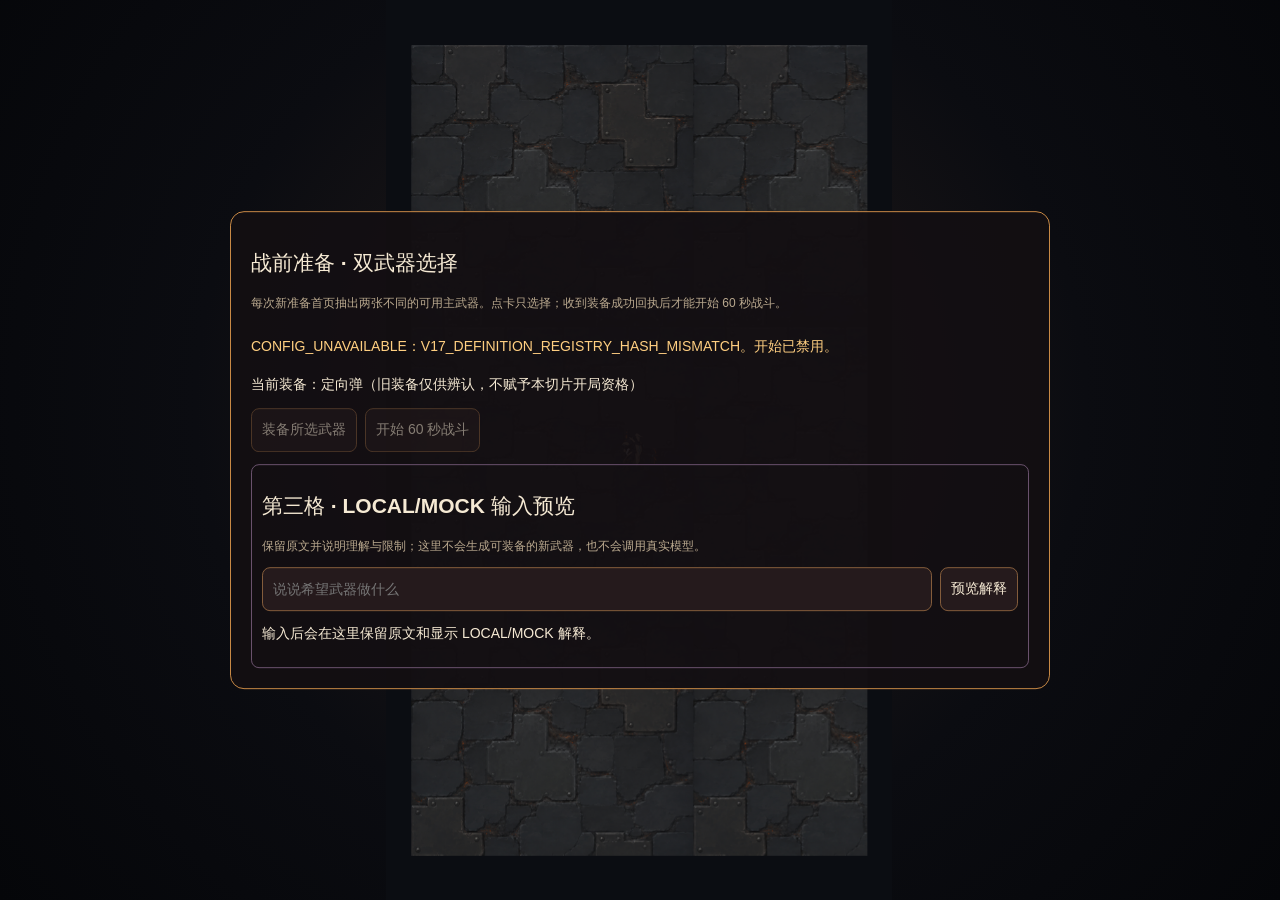
<file: index.html>
<!doctype html>
<html lang="zh-CN">
  <head>
    <meta charset="UTF-8" />
    <meta name="viewport" content="width=device-width, initial-scale=1.0, viewport-fit=cover" />
    <title>恶魔锻造炉</title>
    <style>
      html,body { margin:0; background:#0b0d12; color:#ffcf81; }
      #boot-notice { position:fixed; inset:0; z-index:100; display:grid; place-content:center; gap:16px; text-align:center; background:#0b0d12; font:16px sans-serif; }
      #boot-notice[hidden] { display:none; }
      #boot-notice button { padding:12px; font:inherit; cursor:pointer; }
    </style>
    <script type="module" crossorigin src="./assets/index.js"></script>
    <link rel="stylesheet" crossorigin href="./assets/index.css">
  </head>
  <body>
    <main id="app-shell" aria-label="恶魔锻造炉">
      <div id="game-root"></div>
      <section id="boot-notice" role="status" aria-live="polite">
        <strong>恶魔锻造炉</strong>
        <span>正在下载启动程序，首次打开可能稍慢…</span>
        <button type="button" onclick="location.reload()">重新加载</button>
      </section>
      <noscript>请启用 JavaScript 后重新打开游戏。</noscript>
    </main>
  </body>
</html>
</file>
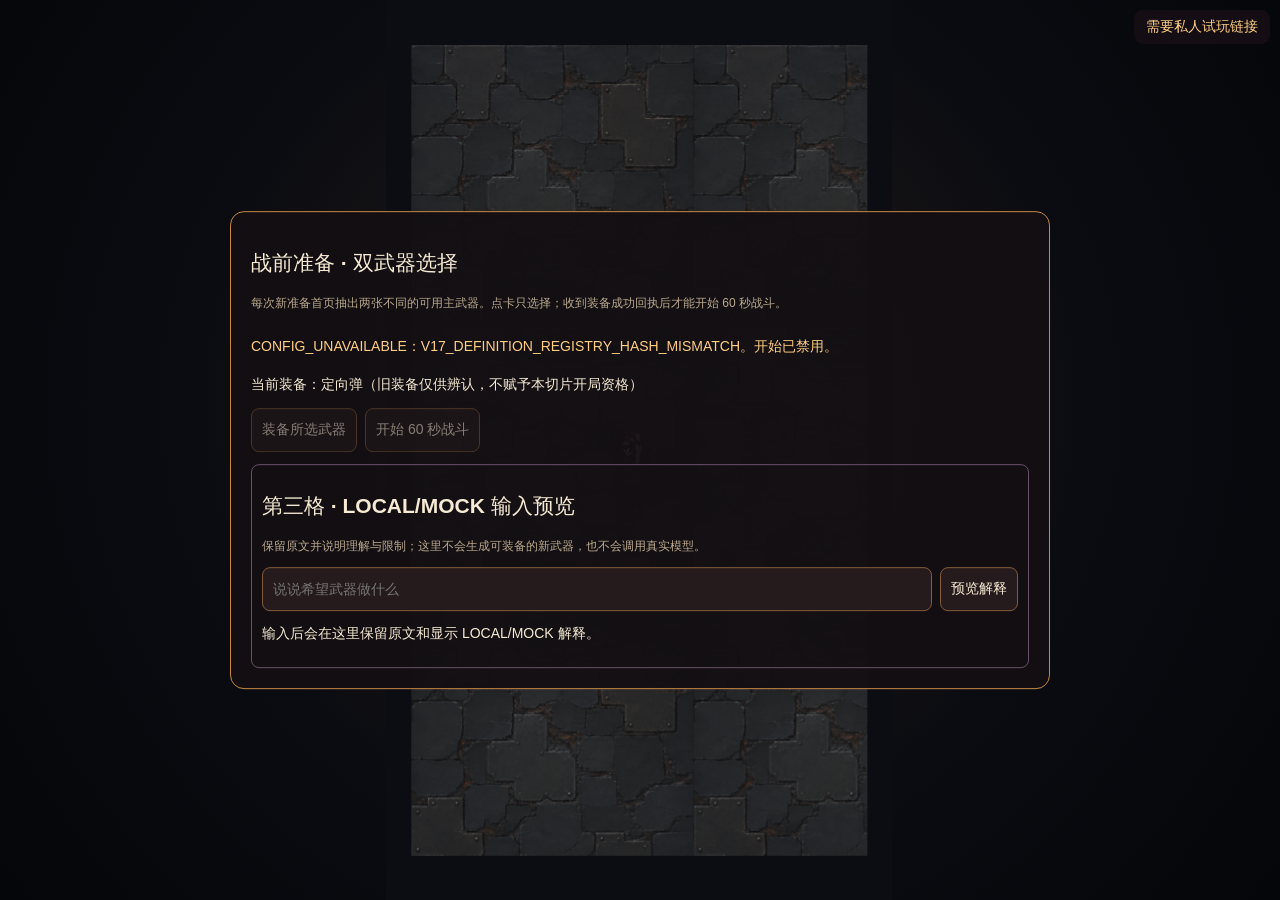
<file: live-w01-20261015/index.html>
<!doctype html>
<html lang="zh-CN">
  <head>
    <meta charset="UTF-8" />
    <meta name="viewport" content="width=device-width, initial-scale=1.0, viewport-fit=cover" />
    <title>恶魔锻造炉</title>
    <style>
      html,body { margin:0; background:#0b0d12; color:#ffcf81; }
      #boot-notice { position:fixed; inset:0; z-index:100; display:grid; place-content:center; gap:16px; text-align:center; background:#0b0d12; font:16px sans-serif; }
      #boot-notice[hidden] { display:none; }
      #boot-notice button { padding:12px; font:inherit; cursor:pointer; }
    </style>
    <script type="module" crossorigin src="./assets/index-CKh3M7yL.js"></script>
    <link rel="stylesheet" crossorigin href="./assets/index-CP-Qu5Fx.css">
  </head>
  <body>
    <main id="app-shell" aria-label="恶魔锻造炉">
      <div id="game-root"></div>
      <section id="boot-notice" role="status" aria-live="polite">
        <strong>恶魔锻造炉</strong>
        <span>正在下载启动程序，首次打开可能稍慢…</span>
        <button type="button" onclick="location.reload()">重新加载</button>
      </section>
      <noscript>请启用 JavaScript 后重新打开游戏。</noscript>
    </main>
  <aside id="play-budget" style="position:fixed;z-index:90;right:10px;top:max(10px,env(safe-area-inset-top));padding:8px 12px;border-radius:9px;background:#171015e8;color:#ffcf81;font:14px sans-serif" role="status">正在读取试玩次数…</aside>
<script type="module">
const badge = document.getElementById('play-budget');
const token = new URLSearchParams(location.hash.slice(1)).get('play');
if (!token || !/^[a-f0-9]{64}$/.test(token)) badge.textContent = '需要私人试玩链接';
else {
  const config = await fetch('./runtime-config.json', {cache:'no-store'}).then(r => r.json()).catch(() => null);
  async function refresh() {
    if (!config?.apiBase) { badge.textContent = '试玩入口暂不可用'; return; }
    try {
      const r = await fetch(new URL('/status', config.apiBase), {cache:'no-store',credentials:'omit',
        headers:{authorization:'Bearer ' + token}});
      const s = await r.json();
      badge.textContent = r.ok
        ? (s.stopped ? '试玩暂时停止' : '剩余 ' + s.remainingCalls + ' 次愿望生成')
        : '私人试玩链接不可用';
    } catch { badge.textContent = '连接暂不可用'; }
  }
  await refresh();
  document.addEventListener('visibilitychange', () => { if (!document.hidden) void refresh(); });
  document.addEventListener('click', event => {
    if (event.target?.closest?.('[data-testid="wish-submit"]'))
      setTimeout(() => { void refresh(); }, 28000);
  });
}
</script>
  </body>
</html>
</file>
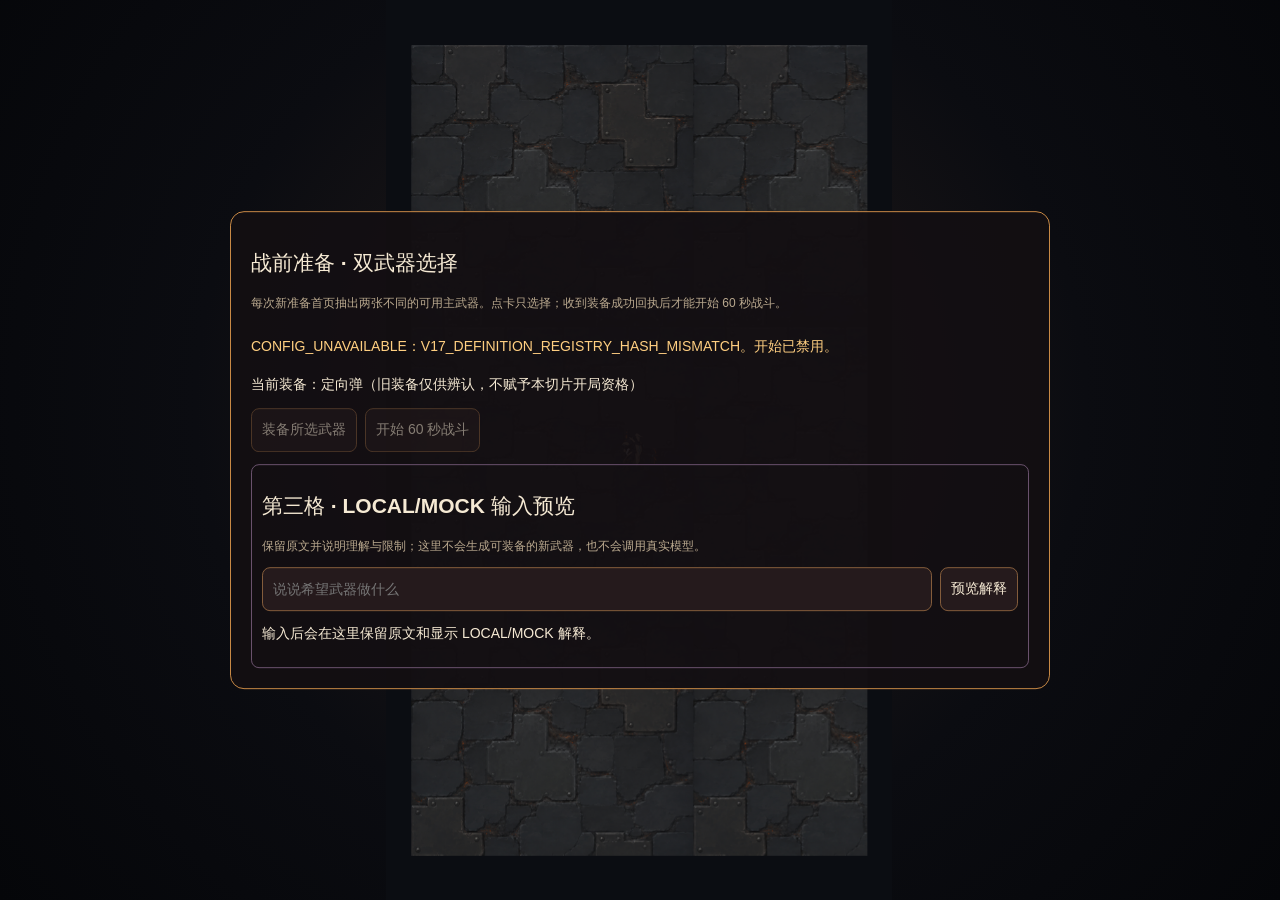
<file: live-w02-w03-20261015/index.html>
<!doctype html>
<html lang="zh-CN">
  <head>
    <meta charset="UTF-8" />
    <meta name="viewport" content="width=device-width, initial-scale=1.0, viewport-fit=cover" />
    <title>恶魔锻造炉</title>
    <style>
      html,body { margin:0; background:#0b0d12; color:#ffcf81; }
      #boot-notice { position:fixed; inset:0; z-index:100; display:grid; place-content:center; gap:16px; text-align:center; background:#0b0d12; font:16px sans-serif; }
      #boot-notice[hidden] { display:none; }
      #boot-notice button { padding:12px; font:inherit; cursor:pointer; }
    </style>
    <script type="module" crossorigin src="./assets/index-wHEUWoat.js"></script>
    <link rel="stylesheet" crossorigin href="./assets/index-CP-Qu5Fx.css">
  </head>
  <body>
    <main id="app-shell" aria-label="恶魔锻造炉">
      <div id="game-root"></div>
      <section id="boot-notice" role="status" aria-live="polite">
        <strong>恶魔锻造炉</strong>
        <span>正在下载启动程序，首次打开可能稍慢…</span>
        <button type="button" onclick="location.reload()">重新加载</button>
      </section>
      <noscript>请启用 JavaScript 后重新打开游戏。</noscript>
    </main>
    <script defer src="./status-card.js"></script>
  </body>
</html>
</file>
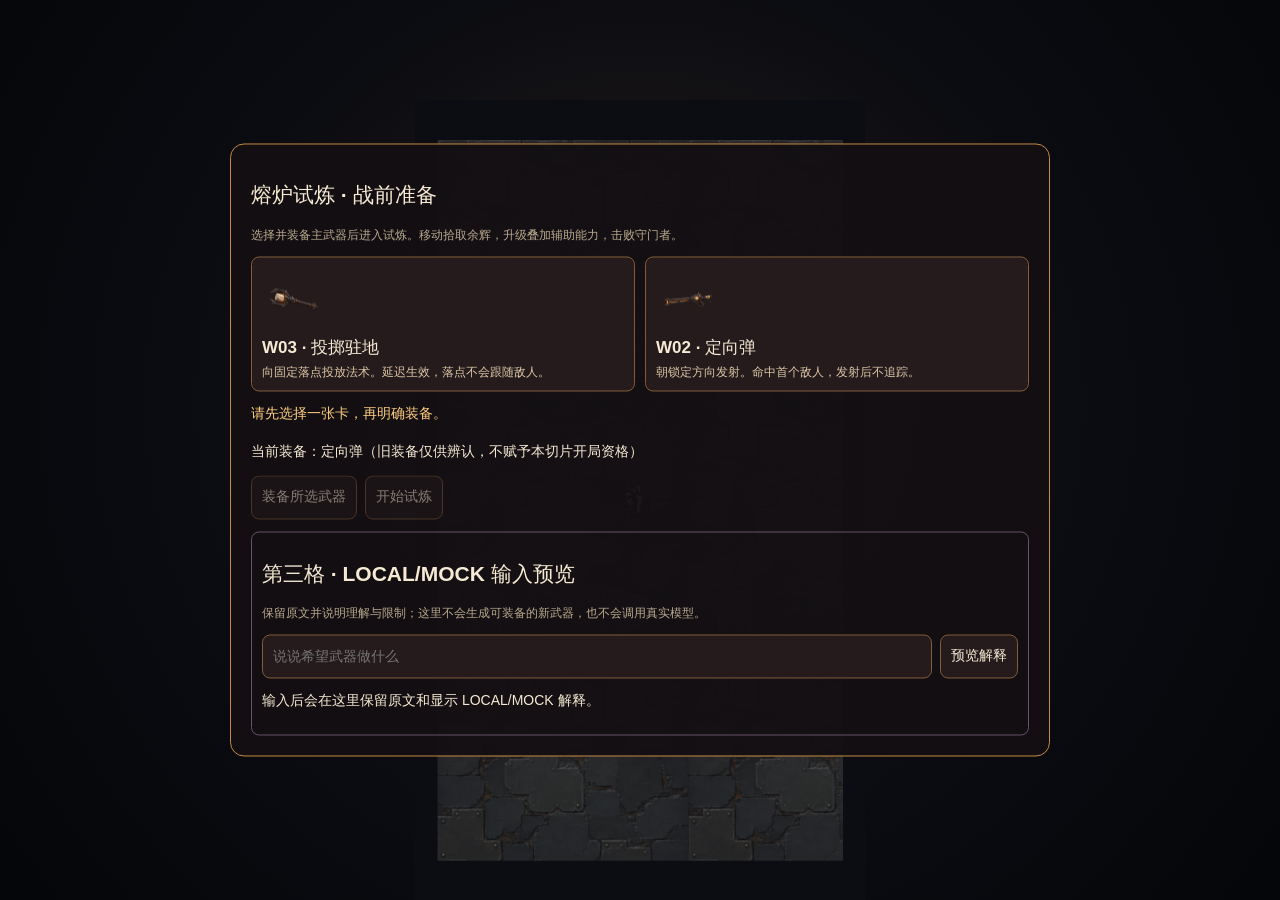
<file: pg-formal-art-r01-20261019/index.html>
<!doctype html>
<html lang="zh-CN">
  <head>
    <meta charset="UTF-8" />
    <meta name="viewport" content="width=device-width, initial-scale=1.0, viewport-fit=cover" />
    <title>恶魔锻造炉</title>
    <style>
      html,body { margin:0; background:#0b0d12; color:#ffcf81; }
      #boot-notice { position:fixed; inset:0; z-index:100; display:grid; place-content:center; gap:16px; text-align:center; background:#0b0d12; font:16px sans-serif; }
      #boot-notice[hidden] { display:none; }
      #boot-notice button { padding:12px; font:inherit; cursor:pointer; }
    </style>
    <script type="module" crossorigin src="./assets/index-DE1INlnb.js"></script>
    <link rel="stylesheet" crossorigin href="./assets/index-B4j1J-35.css">
  </head>
  <body>
    <main id="app-shell" aria-label="恶魔锻造炉">
      <div id="game-root"></div>
      <section id="boot-notice" role="status" aria-live="polite">
        <strong>恶魔锻造炉</strong>
        <span>正在下载启动程序，首次打开可能稍慢…</span>
        <button type="button" onclick="location.reload()">重新加载</button>
      </section>
      <noscript>请启用 JavaScript 后重新打开游戏。</noscript>
    </main>
  </body>
</html>
</file>
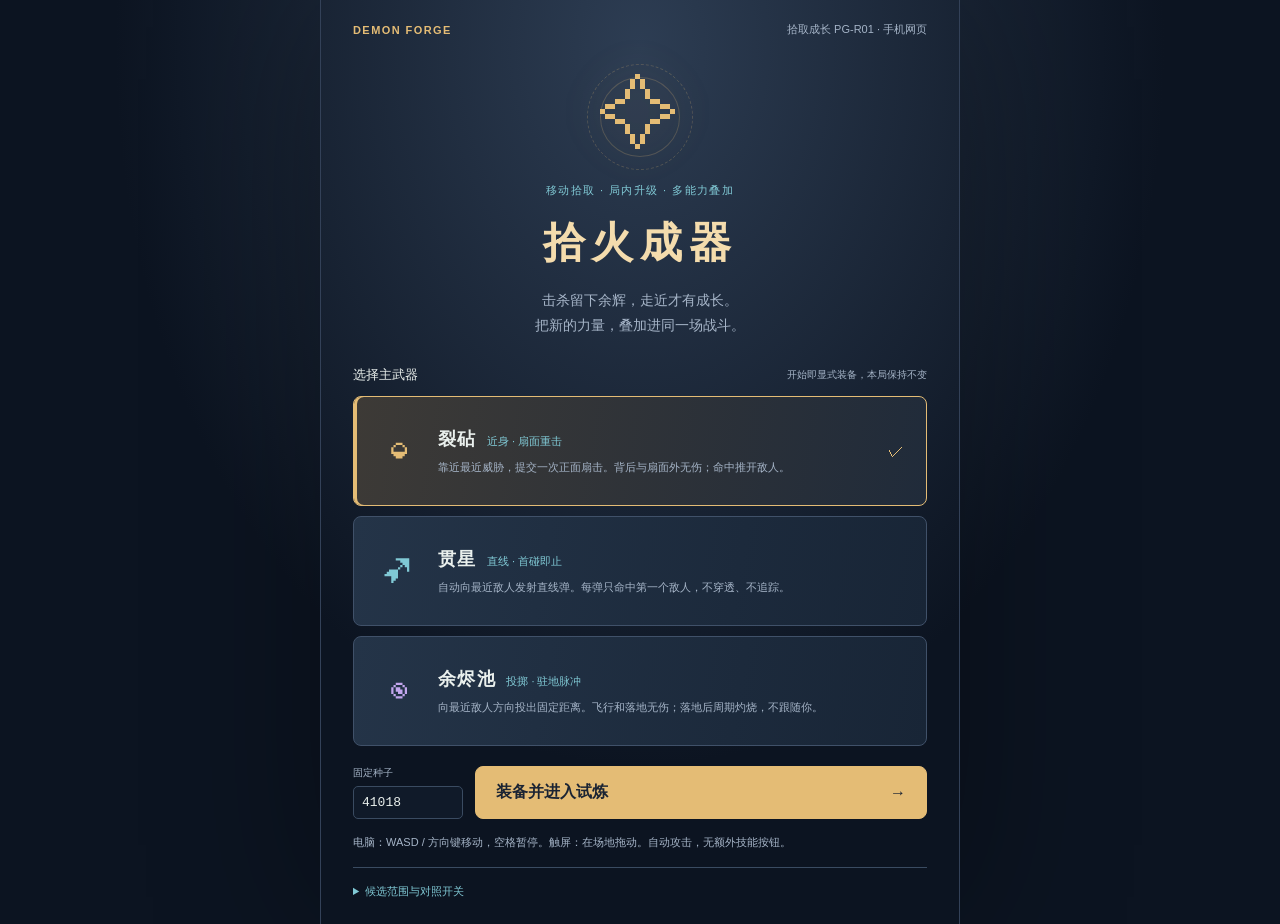
<file: pickup-growth-pg-r01-20261018/index.html>
<!doctype html><html lang="zh-CN"><head><meta charset="UTF-8"><meta name="viewport" content="width=device-width,initial-scale=1,viewport-fit=cover"><title>恶魔熔炉 · 锻火试炼</title><link rel="stylesheet" href="style.css"></head><body>
<main id="app">
 <section id="prep" class="screen"><header class="mast"><span class="brand">DEMON FORGE</span><span class="edition">拾取成长 PG-R01 · 手机网页</span></header>
  <div class="intro"><div class="forge-mark" aria-hidden="true">✧</div><p class="eyebrow">移动拾取 · 局内升级 · 多能力叠加</p><h1>拾火成器</h1><p class="lede">击杀留下余辉，走近才有成长。<br>把新的力量，叠加进同一场战斗。</p></div>
  <div class="section-label"><span>选择主武器</span><small>开始即显式装备，本局保持不变</small></div><div id="weapons" role="group" aria-label="选择主武器"></div>
  <div class="launch"><label>固定种子 <input id="seed" type="number" min="1" max="2147483647" value="41018" aria-label="固定种子"></label><button id="start" class="primary">装备并进入试炼 <span>→</span></button></div>
  <p class="help">电脑：WASD / 方向键移动，空格暂停。触屏：在场地拖动。自动攻击，无额外技能按钮。</p>
  <details class="details"><summary>候选范围与对照开关</summary><p>原创离线参数；复用 DF 三主几何和三敌行为源码。尚未接入正式 H5 / AI 愿望流程。模型调用 0。来源候选已完成本地同包独立复测；实体手机与人类试玩接受另行记录。</p><label><input type="checkbox" id="rewards" checked> 拾取成长</label><label><input type="checkbox" id="boss" checked> 原创 Boss</label><p>同种子可对比奖励路线；关闭项只用于作者归因，不能当完整局验收。</p><a href="README.txt" target="_blank">交付说明</a></details>
 </section>
 <section id="play" class="screen" hidden><header class="hud"><div><span class="brand">锻火试炼</span><b id="stageName">聚压试场</b></div><div class="hud-actions"><button id="sound" aria-label="音效" aria-pressed="false">静音</button><button id="pause" aria-label="暂停">Ⅱ</button></div></header>
 <div class="status-strip"><div id="hearts" aria-label="生命"></div><span id="build"></span><span id="clock"></span></div><div id="growthHud" class="growth-hud"><b id="level">LV.1</b><progress id="xp" max="4" value="0"></progress><span id="xpText">余辉 0/4</span><span id="ground">地面 0</span></div><div class="route"><span id="route1">Ⅰ 聚压</span><i></i><span id="route2">Ⅱ 截路</span><i></i><span id="route3">Ⅲ 守门者</span></div>
 <div id="arena"><canvas id="canvas" aria-label="试炼场地，拖动移动角色"></canvas><div id="bossHud" hidden><div><b>熔炉守门者</b><span id="bossPhase"></span></div><progress id="bossHealth" max="90" value="90"></progress></div><div id="hint" class="hint"></div><div id="joystick" hidden><i></i></div><div class="arena-caption">拖动移动 · 自动攻击</div></div>
 <footer class="combat-footer"><span id="weaponLabel"></span><span id="counter"></span></footer></section>
 <div id="modal" class="modal" hidden><section id="panel" class="panel" role="dialog" aria-modal="true" aria-label="试炼面板" tabindex="-1"></section></div>
</main><script type="module" src="view.mjs"></script></body></html>
</file>
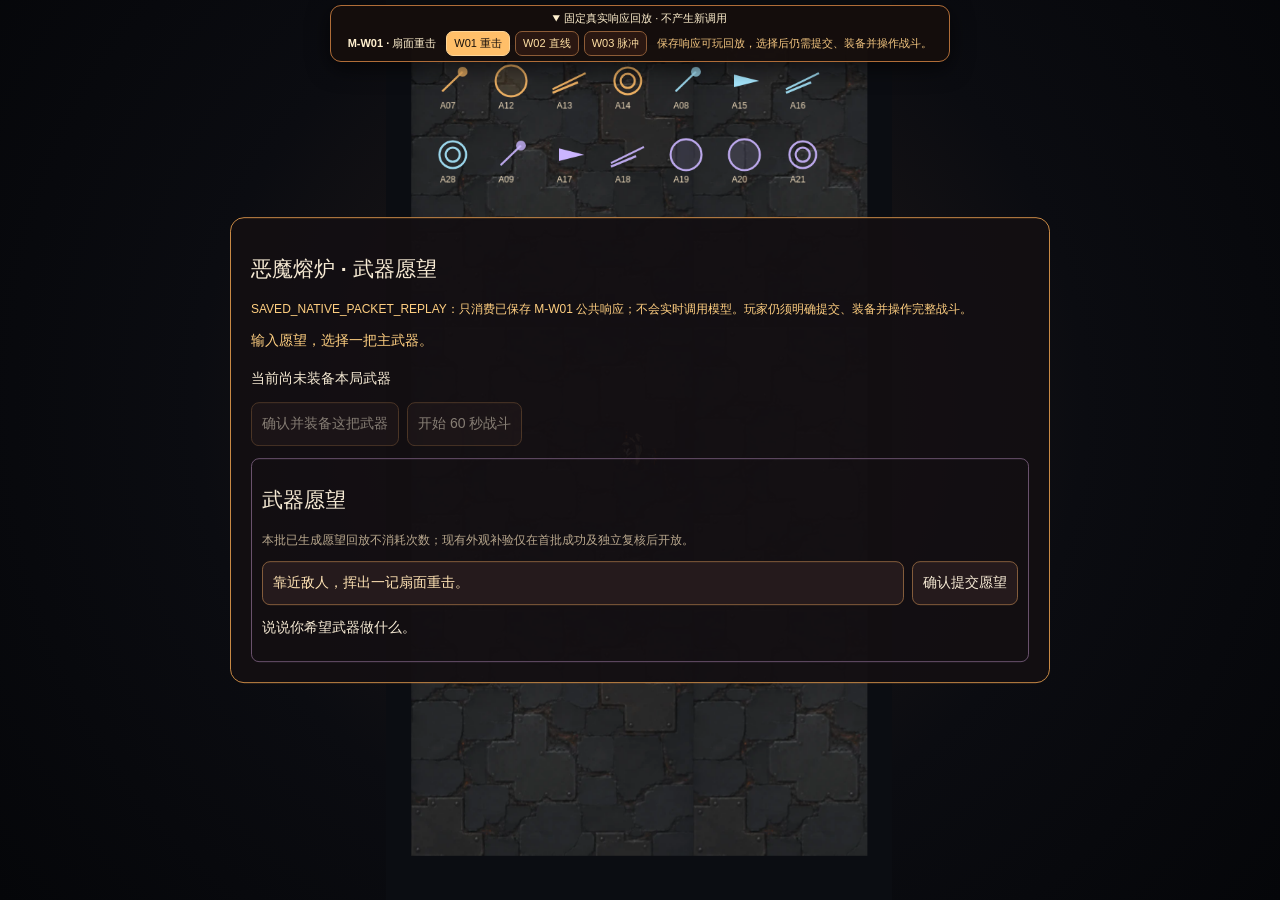
<file: uuzu-m3-fd1d22bf68c44deb9ad4975630c960bb/index.html>
<!doctype html><html lang="zh-CN"><head><meta charset="UTF-8"/><meta name="viewport" content="width=device-width,initial-scale=1.0,viewport-fit=cover"/><title>恶魔锻造炉 · 三主武器真实响应回放</title><style>html,body{margin:0;background:#0b0d12;color:#ffcf81}#boot-notice{position:fixed;inset:0;z-index:100;display:grid;place-content:center;gap:16px;text-align:center;background:#0b0d12;font:16px sans-serif}#boot-notice[hidden]{display:none}#boot-notice button{padding:12px;font:inherit;cursor:pointer}</style><link rel="stylesheet" crossorigin href="./assets/index-CP-Qu5Fx.css"><link rel="stylesheet" href="./bridge.css"><script type="module" src="./bridge-bootstrap.js"></script></head><body><details id="replay-boundary" open aria-label="回放来源边界"><summary>固定真实响应回放 · 不产生新调用</summary><div class="replay-detail"><strong id="replay-case-label">正在选择武器…</strong><nav aria-label="选择主武器"><a data-replay-case="M-W01" data-testid="case-M-W01" href="?case=M-W01">W01 重击</a><a data-replay-case="M-W02" data-testid="case-M-W02" href="?case=M-W02">W02 直线</a><a data-replay-case="M-W03" data-testid="case-M-W03" href="?case=M-W03">W03 脉冲</a></nav><span>保存响应可玩回放，选择后仍需提交、装备并操作战斗。</span></div></details><main id="app-shell" aria-label="恶魔锻造炉"><div id="game-root"></div><section id="boot-notice" role="status" aria-live="polite"><strong>恶魔锻造炉</strong><span>正在加载原始游戏运行时与本地保存包桥接…</span><button type="button" onclick="location.reload()">重新加载</button></section><noscript>请启用 JavaScript 后重新打开游戏。</noscript></main></body></html>
</file>
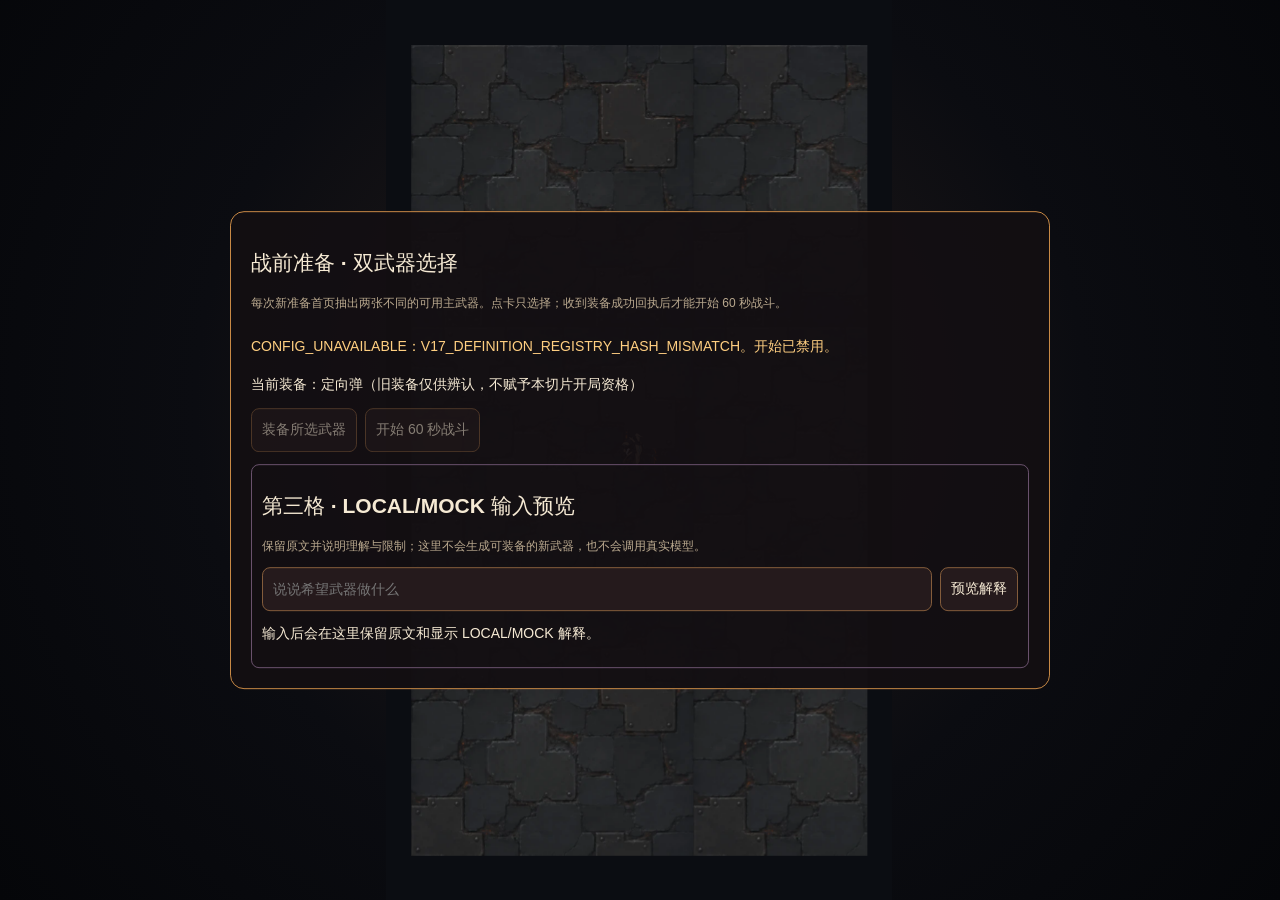
<file: live-w02-w03-20261015/mobile-r07/index.html>
<!doctype html>
<html lang="zh-CN">
  <head>
    <meta charset="UTF-8" />
    <meta name="viewport" content="width=device-width, initial-scale=1.0, viewport-fit=cover" />
    <title>恶魔锻造炉</title>
    <style>
      html,body { margin:0; background:#0b0d12; color:#ffcf81; }
      #boot-notice { position:fixed; inset:0; z-index:100; display:grid; place-content:center; gap:16px; text-align:center; background:#0b0d12; font:16px sans-serif; }
      #boot-notice[hidden] { display:none; }
      #boot-notice button { padding:12px; font:inherit; cursor:pointer; }
    </style>
    <script type="module" crossorigin src="./assets/index-Dux915Nk.js"></script>
    <link rel="stylesheet" crossorigin href="./assets/index-CP-Qu5Fx.css">
  </head>
  <body>
    <main id="app-shell" aria-label="恶魔锻造炉">
      <div id="game-root"></div>
      <section id="boot-notice" role="status" aria-live="polite">
        <strong>恶魔锻造炉</strong>
        <span>正在下载启动程序，首次打开可能稍慢…</span>
        <button type="button" onclick="location.reload()">重新加载</button>
      </section>
      <noscript>请启用 JavaScript 后重新打开游戏。</noscript>
    </main>
    <script defer src="./status-card.js"></script>
  </body>
</html>
</file>
<file: assets/index.css>
:root{color:#f6ead4;font-synthesis:none;background:#08090d;font-family:Inter,Microsoft YaHei,sans-serif}*{box-sizing:border-box}html,body{width:100%;height:100%;margin:0;overflow:hidden}body{background:radial-gradient(circle at 50% 45%,#251d1b 0%,#0b0c11 55%,#050609 100%)}#app-shell,#game-root{width:100%;height:100%;position:relative}#game-root canvas{display:block}html,body{overscroll-behavior:none}#app-shell{height:100dvh}:root{--safe-top:env(safe-area-inset-top,0px);--safe-right:env(safe-area-inset-right,0px);--safe-bottom:env(safe-area-inset-bottom,0px);--safe-left:env(safe-area-inset-left,0px)}.safe-area-probe{visibility:hidden;pointer-events:none;padding:var(--safe-top) var(--safe-right) var(--safe-bottom) var(--safe-left);position:fixed}#app-shell[data-game-layout=portrait]{-webkit-user-select:none;user-select:none;-webkit-touch-callout:none}#app-shell[data-game-layout=portrait] .diversity-top{top:var(--safe-top-px,0px);left:calc(50% + (var(--safe-left-px,0px) - var(--safe-right-px,0px)) / 2);width:calc(100% - var(--safe-left-px,0px) - var(--safe-right-px,0px));gap:8px;height:max(56px,min(10vh,96px));padding:8px 12px;transform:translate(-50%)}#app-shell[data-game-layout=portrait] .diversity-equipped,#app-shell[data-game-layout=portrait] .diversity-top>small{display:none}#app-shell[data-game-layout=portrait] .diversity-stats{text-align:center;font-size:14px;line-height:1.6}#app-shell[data-game-layout=portrait] .diversity-panel{width:calc(100% - var(--safe-left-px,0px) - var(--safe-right-px,0px) - 24px);left:calc(50% + (var(--safe-left-px,0px) - var(--safe-right-px,0px)) / 2);max-width:740px;max-height:calc(100dvh - var(--safe-top-px,0px) - var(--safe-bottom-px,0px) - 24px);top:calc(50% + (var(--safe-top-px,0px) - var(--safe-bottom-px,0px)) / 2);overscroll-behavior:contain;touch-action:pan-y;padding:14px}#app-shell[data-game-layout=portrait] .diversity-hud button{touch-action:manipulation;min-height:48px}.joystick-surface{z-index:9;pointer-events:none;position:fixed;inset:0}.joystick-surface[data-input-enabled=true][data-layout-ready=true]{pointer-events:auto;touch-action:none}.dynamic-joystick{z-index:9;pointer-events:none;place-items:center;display:grid;position:fixed}.dynamic-joystick[hidden]{display:none}.joystick-pad{background:#101823d9;border:2px solid #8a9fb7;border-radius:50%;position:absolute;inset:0}.joystick-surface[data-state=ACTIVE] .joystick-pad{border-color:#ffcd7b}.joystick-thumb{pointer-events:none;background:#d7e4f0b3;border:2px solid #edf7ff;border-radius:50%;width:54%;height:54%;display:block}@media (width<=520px) and (orientation:portrait){#app-shell[data-game-layout=portrait] .diversity-cards{flex-direction:column;gap:8px;margin:10px 0}#app-shell[data-game-layout=portrait] .diversity-card{text-align:left;grid-template-columns:40px 1fr;align-items:center;gap:4px 8px;padding:9px}#app-shell[data-game-layout=portrait] .diversity-card>span,#app-shell[data-game-layout=portrait] .diversity-card>img{grid-area:1/1/3;width:40px;height:40px}#app-shell[data-game-layout=portrait] .diversity-card b{grid-column:2;font-size:17px}#app-shell[data-game-layout=portrait] .diversity-card small{grid-column:2}#app-shell[data-game-layout=portrait] .diversity-status{margin-bottom:8px;font-size:20px}}.exam-hud{z-index:10;pointer-events:none;color:#f9edda;text-shadow:0 2px 5px #000;position:fixed;inset:0}.hud-top{-webkit-backdrop-filter:blur(8px);backdrop-filter:blur(8px);background:#0c0d12d1;border:1px solid #e7ae5c73;border-radius:12px;justify-content:space-between;align-items:center;gap:24px;min-width:min(720px,100vw - 32px);padding:7px 18px;display:flex;position:absolute;top:8px;left:50%;transform:translate(-50%)}.hud-chip{gap:3px;min-width:86px;display:grid}.hud-label{color:#c8a97b;letter-spacing:.16em;font-size:11px}.hud-value{font-size:20px;font-weight:800}.hud-center{background:#08090dbd;border:1px solid #f4bd664d;border-radius:16px;place-items:center;gap:9px;width:min(520px,100vw - 40px);padding:22px;display:grid;position:absolute;bottom:58px;left:50%;transform:translate(-50%)}.hud-center[data-running=true]{display:none}.hud-status{color:#ffc56e;letter-spacing:.08em;font-size:clamp(24px,4vw,42px);font-weight:900}.hud-action{color:#dfd1be;font-size:15px}.hud-foot{color:#b9aa98;letter-spacing:.05em;font-size:12px;position:absolute;top:27px;left:18px}.pressure-hud{z-index:10;pointer-events:none;color:#f6ead4;position:fixed;inset:0}.pressure-title{font-size:24px;font-weight:900;position:absolute;top:18px;left:50%;transform:translate(-50%)}#app-shell[data-pressure-slice=s3-2] .pressure-title{color:#ffcf66}.pressure-instruction{background:#080a10c7;border-radius:10px;padding:8px 14px;position:absolute;bottom:18px;left:50%;transform:translate(-50%)}.pressure-debug{background:#080a10d9;border:1px solid #6ce5a2;gap:6px;padding:10px;font-size:12px;display:grid;position:absolute;top:62px;right:18px}.pressure-hud[data-debug=false] .pressure-debug{display:none}.a2-trial-panel{z-index:12;color:#d1d9df;background:#090e14eb;border:1px solid #53616e;border-radius:10px;gap:8px;max-width:min(340px,100vw - 40px);padding:14px;font-size:12px;display:grid;position:fixed;top:62px;left:20px}.a2-trial-panel strong{color:#b9e8ee;font-size:16px}.a2-trial-actions{flex-wrap:wrap;gap:6px;display:flex}.a2-trial-actions button,.a2-trial-actions a{color:#eef0ed;font:inherit;cursor:pointer;background:#202a35;border:1px solid #53616e;border-radius:5px;padding:6px 8px;text-decoration:none}.a2-trial-actions button[aria-pressed=true]{color:#c4f4f8;background:#21444d;border-color:#8bd4df}.a2-trial-actions :focus-visible{outline-offset:2px;outline:2px solid #ffc56e}.a2-weapon-reference{border-top:1px solid #36404a;align-items:center;gap:10px;padding-top:6px;display:flex}.a2-weapon-reference small{color:#b2a48e}.a2-trial-fallback{z-index:12;color:#ffd395;background:#302315;border-radius:8px;padding:12px;position:fixed;top:64px;left:20px}@media (width<=720px){.a2-trial-panel{padding:8px;font-size:11px;top:52px;left:8px}.a2-weapon-reference{display:none}}
</file>
<file: live-w01-20261015/assets/index-CP-Qu5Fx.css>
:root{color:#f6ead4;font-synthesis:none;background:#08090d;font-family:Inter,Microsoft YaHei,sans-serif}*{box-sizing:border-box}html,body{width:100%;height:100%;margin:0;overflow:hidden}body{background:radial-gradient(circle at 50% 45%,#251d1b 0%,#0b0c11 55%,#050609 100%)}#app-shell,#game-root{width:100%;height:100%;position:relative}#game-root canvas{display:block}html,body{overscroll-behavior:none}#app-shell{height:100dvh}:root{--safe-top:env(safe-area-inset-top,0px);--safe-right:env(safe-area-inset-right,0px);--safe-bottom:env(safe-area-inset-bottom,0px);--safe-left:env(safe-area-inset-left,0px)}.safe-area-probe{visibility:hidden;pointer-events:none;padding:var(--safe-top) var(--safe-right) var(--safe-bottom) var(--safe-left);position:fixed}#app-shell[data-game-layout=portrait]{-webkit-user-select:none;user-select:none;-webkit-touch-callout:none}#app-shell[data-game-layout=portrait] .diversity-top{top:var(--safe-top-px,0px);left:calc(50% + (var(--safe-left-px,0px) - var(--safe-right-px,0px)) / 2);width:calc(100% - var(--safe-left-px,0px) - var(--safe-right-px,0px));gap:8px;height:max(56px,min(10vh,96px));padding:8px 12px;transform:translate(-50%)}#app-shell[data-game-layout=portrait] .diversity-equipped,#app-shell[data-game-layout=portrait] .diversity-top>small{display:none}#app-shell[data-game-layout=portrait] .diversity-stats{text-align:center;font-size:14px;line-height:1.6}#app-shell[data-game-layout=portrait] .diversity-panel{width:calc(100% - var(--safe-left-px,0px) - var(--safe-right-px,0px) - 24px);left:calc(50% + (var(--safe-left-px,0px) - var(--safe-right-px,0px)) / 2);max-width:740px;max-height:calc(100dvh - var(--safe-top-px,0px) - var(--safe-bottom-px,0px) - 24px);top:calc(50% + (var(--safe-top-px,0px) - var(--safe-bottom-px,0px)) / 2);overscroll-behavior:contain;touch-action:pan-y;padding:14px}#app-shell[data-game-layout=portrait] .diversity-hud button{touch-action:manipulation;min-height:48px}.joystick-surface{z-index:9;pointer-events:none;position:fixed;inset:0}.joystick-surface[data-input-enabled=true][data-layout-ready=true]{pointer-events:auto;touch-action:none}.dynamic-joystick{z-index:9;pointer-events:none;place-items:center;display:grid;position:fixed}.dynamic-joystick[hidden]{display:none}.joystick-pad{background:#101823d9;border:2px solid #8a9fb7;border-radius:50%;position:absolute;inset:0}.joystick-surface[data-state=ACTIVE] .joystick-pad{border-color:#ffcd7b}.joystick-thumb{pointer-events:none;background:#d7e4f0b3;border:2px solid #edf7ff;border-radius:50%;width:54%;height:54%;display:block}@media (width<=520px) and (orientation:portrait){#app-shell[data-game-layout=portrait] .diversity-cards{flex-direction:column;gap:8px;margin:10px 0}#app-shell[data-game-layout=portrait] .diversity-card{text-align:left;grid-template-columns:40px 1fr;align-items:center;gap:4px 8px;padding:9px}#app-shell[data-game-layout=portrait] .diversity-card>span,#app-shell[data-game-layout=portrait] .diversity-card>img{grid-area:1/1/3;width:40px;height:40px}#app-shell[data-game-layout=portrait] .diversity-card b{grid-column:2;font-size:17px}#app-shell[data-game-layout=portrait] .diversity-card small{grid-column:2}#app-shell[data-game-layout=portrait] .diversity-status{margin-bottom:8px;font-size:20px}}.exam-hud{z-index:10;pointer-events:none;color:#f9edda;text-shadow:0 2px 5px #000;position:fixed;inset:0}.hud-top{-webkit-backdrop-filter:blur(8px);backdrop-filter:blur(8px);background:#0c0d12d1;border:1px solid #e7ae5c73;border-radius:12px;justify-content:space-between;align-items:center;gap:24px;min-width:min(720px,100vw - 32px);padding:7px 18px;display:flex;position:absolute;top:8px;left:50%;transform:translate(-50%)}.hud-chip{gap:3px;min-width:86px;display:grid}.hud-label{color:#c8a97b;letter-spacing:.16em;font-size:11px}.hud-value{font-size:20px;font-weight:800}.hud-center{background:#08090dbd;border:1px solid #f4bd664d;border-radius:16px;place-items:center;gap:9px;width:min(520px,100vw - 40px);padding:22px;display:grid;position:absolute;bottom:58px;left:50%;transform:translate(-50%)}.hud-center[data-running=true]{display:none}.hud-status{color:#ffc56e;letter-spacing:.08em;font-size:clamp(24px,4vw,42px);font-weight:900}.hud-action{color:#dfd1be;font-size:15px}.hud-foot{color:#b9aa98;letter-spacing:.05em;font-size:12px;position:absolute;top:27px;left:18px}.pressure-hud{z-index:10;pointer-events:none;color:#f6ead4;position:fixed;inset:0}.pressure-title{font-size:24px;font-weight:900;position:absolute;top:18px;left:50%;transform:translate(-50%)}#app-shell[data-pressure-slice=s3-2] .pressure-title{color:#ffcf66}.pressure-instruction{background:#080a10c7;border-radius:10px;padding:8px 14px;position:absolute;bottom:18px;left:50%;transform:translate(-50%)}.pressure-debug{background:#080a10d9;border:1px solid #6ce5a2;gap:6px;padding:10px;font-size:12px;display:grid;position:absolute;top:62px;right:18px}.pressure-hud[data-debug=false] .pressure-debug{display:none}.a2-trial-panel{z-index:12;color:#d1d9df;background:#090e14eb;border:1px solid #53616e;border-radius:10px;gap:8px;max-width:min(340px,100vw - 40px);padding:14px;font-size:12px;display:grid;position:fixed;top:62px;left:20px}.a2-trial-panel strong{color:#b9e8ee;font-size:16px}.a2-trial-actions{flex-wrap:wrap;gap:6px;display:flex}.a2-trial-actions button,.a2-trial-actions a{color:#eef0ed;font:inherit;cursor:pointer;background:#202a35;border:1px solid #53616e;border-radius:5px;padding:6px 8px;text-decoration:none}.a2-trial-actions button[aria-pressed=true]{color:#c4f4f8;background:#21444d;border-color:#8bd4df}.a2-trial-actions :focus-visible{outline-offset:2px;outline:2px solid #ffc56e}.a2-weapon-reference{border-top:1px solid #36404a;align-items:center;gap:10px;padding-top:6px;display:flex}.a2-weapon-reference small{color:#b2a48e}.a2-trial-fallback{z-index:12;color:#ffd395;background:#302315;border-radius:8px;padding:12px;position:fixed;top:64px;left:20px}@media (width<=720px){.a2-trial-panel{padding:8px;font-size:11px;top:52px;left:8px}.a2-weapon-reference{display:none}}
</file>
<file: live-w02-w03-20261015/assets/index-CP-Qu5Fx.css>
:root{color:#f6ead4;font-synthesis:none;background:#08090d;font-family:Inter,Microsoft YaHei,sans-serif}*{box-sizing:border-box}html,body{width:100%;height:100%;margin:0;overflow:hidden}body{background:radial-gradient(circle at 50% 45%,#251d1b 0%,#0b0c11 55%,#050609 100%)}#app-shell,#game-root{width:100%;height:100%;position:relative}#game-root canvas{display:block}html,body{overscroll-behavior:none}#app-shell{height:100dvh}:root{--safe-top:env(safe-area-inset-top,0px);--safe-right:env(safe-area-inset-right,0px);--safe-bottom:env(safe-area-inset-bottom,0px);--safe-left:env(safe-area-inset-left,0px)}.safe-area-probe{visibility:hidden;pointer-events:none;padding:var(--safe-top) var(--safe-right) var(--safe-bottom) var(--safe-left);position:fixed}#app-shell[data-game-layout=portrait]{-webkit-user-select:none;user-select:none;-webkit-touch-callout:none}#app-shell[data-game-layout=portrait] .diversity-top{top:var(--safe-top-px,0px);left:calc(50% + (var(--safe-left-px,0px) - var(--safe-right-px,0px)) / 2);width:calc(100% - var(--safe-left-px,0px) - var(--safe-right-px,0px));gap:8px;height:max(56px,min(10vh,96px));padding:8px 12px;transform:translate(-50%)}#app-shell[data-game-layout=portrait] .diversity-equipped,#app-shell[data-game-layout=portrait] .diversity-top>small{display:none}#app-shell[data-game-layout=portrait] .diversity-stats{text-align:center;font-size:14px;line-height:1.6}#app-shell[data-game-layout=portrait] .diversity-panel{width:calc(100% - var(--safe-left-px,0px) - var(--safe-right-px,0px) - 24px);left:calc(50% + (var(--safe-left-px,0px) - var(--safe-right-px,0px)) / 2);max-width:740px;max-height:calc(100dvh - var(--safe-top-px,0px) - var(--safe-bottom-px,0px) - 24px);top:calc(50% + (var(--safe-top-px,0px) - var(--safe-bottom-px,0px)) / 2);overscroll-behavior:contain;touch-action:pan-y;padding:14px}#app-shell[data-game-layout=portrait] .diversity-hud button{touch-action:manipulation;min-height:48px}.joystick-surface{z-index:9;pointer-events:none;position:fixed;inset:0}.joystick-surface[data-input-enabled=true][data-layout-ready=true]{pointer-events:auto;touch-action:none}.dynamic-joystick{z-index:9;pointer-events:none;place-items:center;display:grid;position:fixed}.dynamic-joystick[hidden]{display:none}.joystick-pad{background:#101823d9;border:2px solid #8a9fb7;border-radius:50%;position:absolute;inset:0}.joystick-surface[data-state=ACTIVE] .joystick-pad{border-color:#ffcd7b}.joystick-thumb{pointer-events:none;background:#d7e4f0b3;border:2px solid #edf7ff;border-radius:50%;width:54%;height:54%;display:block}@media (width<=520px) and (orientation:portrait){#app-shell[data-game-layout=portrait] .diversity-cards{flex-direction:column;gap:8px;margin:10px 0}#app-shell[data-game-layout=portrait] .diversity-card{text-align:left;grid-template-columns:40px 1fr;align-items:center;gap:4px 8px;padding:9px}#app-shell[data-game-layout=portrait] .diversity-card>span,#app-shell[data-game-layout=portrait] .diversity-card>img{grid-area:1/1/3;width:40px;height:40px}#app-shell[data-game-layout=portrait] .diversity-card b{grid-column:2;font-size:17px}#app-shell[data-game-layout=portrait] .diversity-card small{grid-column:2}#app-shell[data-game-layout=portrait] .diversity-status{margin-bottom:8px;font-size:20px}}.exam-hud{z-index:10;pointer-events:none;color:#f9edda;text-shadow:0 2px 5px #000;position:fixed;inset:0}.hud-top{-webkit-backdrop-filter:blur(8px);backdrop-filter:blur(8px);background:#0c0d12d1;border:1px solid #e7ae5c73;border-radius:12px;justify-content:space-between;align-items:center;gap:24px;min-width:min(720px,100vw - 32px);padding:7px 18px;display:flex;position:absolute;top:8px;left:50%;transform:translate(-50%)}.hud-chip{gap:3px;min-width:86px;display:grid}.hud-label{color:#c8a97b;letter-spacing:.16em;font-size:11px}.hud-value{font-size:20px;font-weight:800}.hud-center{background:#08090dbd;border:1px solid #f4bd664d;border-radius:16px;place-items:center;gap:9px;width:min(520px,100vw - 40px);padding:22px;display:grid;position:absolute;bottom:58px;left:50%;transform:translate(-50%)}.hud-center[data-running=true]{display:none}.hud-status{color:#ffc56e;letter-spacing:.08em;font-size:clamp(24px,4vw,42px);font-weight:900}.hud-action{color:#dfd1be;font-size:15px}.hud-foot{color:#b9aa98;letter-spacing:.05em;font-size:12px;position:absolute;top:27px;left:18px}.pressure-hud{z-index:10;pointer-events:none;color:#f6ead4;position:fixed;inset:0}.pressure-title{font-size:24px;font-weight:900;position:absolute;top:18px;left:50%;transform:translate(-50%)}#app-shell[data-pressure-slice=s3-2] .pressure-title{color:#ffcf66}.pressure-instruction{background:#080a10c7;border-radius:10px;padding:8px 14px;position:absolute;bottom:18px;left:50%;transform:translate(-50%)}.pressure-debug{background:#080a10d9;border:1px solid #6ce5a2;gap:6px;padding:10px;font-size:12px;display:grid;position:absolute;top:62px;right:18px}.pressure-hud[data-debug=false] .pressure-debug{display:none}.a2-trial-panel{z-index:12;color:#d1d9df;background:#090e14eb;border:1px solid #53616e;border-radius:10px;gap:8px;max-width:min(340px,100vw - 40px);padding:14px;font-size:12px;display:grid;position:fixed;top:62px;left:20px}.a2-trial-panel strong{color:#b9e8ee;font-size:16px}.a2-trial-actions{flex-wrap:wrap;gap:6px;display:flex}.a2-trial-actions button,.a2-trial-actions a{color:#eef0ed;font:inherit;cursor:pointer;background:#202a35;border:1px solid #53616e;border-radius:5px;padding:6px 8px;text-decoration:none}.a2-trial-actions button[aria-pressed=true]{color:#c4f4f8;background:#21444d;border-color:#8bd4df}.a2-trial-actions :focus-visible{outline-offset:2px;outline:2px solid #ffc56e}.a2-weapon-reference{border-top:1px solid #36404a;align-items:center;gap:10px;padding-top:6px;display:flex}.a2-weapon-reference small{color:#b2a48e}.a2-trial-fallback{z-index:12;color:#ffd395;background:#302315;border-radius:8px;padding:12px;position:fixed;top:64px;left:20px}@media (width<=720px){.a2-trial-panel{padding:8px;font-size:11px;top:52px;left:8px}.a2-weapon-reference{display:none}}
</file>
<file: pg-formal-art-r01-20261019/assets/index-B4j1J-35.css>
:root{color:#f6ead4;font-synthesis:none;background:#08090d;font-family:Inter,Microsoft YaHei,sans-serif}*{box-sizing:border-box}html,body{width:100%;height:100%;margin:0;overflow:hidden}body{background:radial-gradient(circle at 50% 45%,#251d1b 0%,#0b0c11 55%,#050609 100%)}#app-shell,#game-root{width:100%;height:100%;position:relative}#game-root canvas{display:block}html,body{overscroll-behavior:none}#app-shell{height:100dvh}:root{--safe-top:env(safe-area-inset-top,0px);--safe-right:env(safe-area-inset-right,0px);--safe-bottom:env(safe-area-inset-bottom,0px);--safe-left:env(safe-area-inset-left,0px)}.safe-area-probe{visibility:hidden;pointer-events:none;padding:var(--safe-top) var(--safe-right) var(--safe-bottom) var(--safe-left);position:fixed}#app-shell[data-game-layout=portrait]{-webkit-user-select:none;user-select:none;-webkit-touch-callout:none}#app-shell[data-game-layout=portrait] .diversity-top{top:var(--safe-top-px,0px);left:calc(50% + (var(--safe-left-px,0px) - var(--safe-right-px,0px)) / 2);width:calc(100% - var(--safe-left-px,0px) - var(--safe-right-px,0px));gap:8px;height:max(56px,min(10vh,96px));padding:8px 12px;transform:translate(-50%)}#app-shell[data-game-layout=portrait] .diversity-equipped,#app-shell[data-game-layout=portrait] .diversity-top>small{display:none}#app-shell[data-game-layout=portrait] .diversity-stats{text-align:center;font-size:14px;line-height:1.6}#app-shell[data-game-layout=portrait] .diversity-panel{width:calc(100% - var(--safe-left-px,0px) - var(--safe-right-px,0px) - 24px);left:calc(50% + (var(--safe-left-px,0px) - var(--safe-right-px,0px)) / 2);max-width:740px;max-height:calc(100dvh - var(--safe-top-px,0px) - var(--safe-bottom-px,0px) - 24px);top:calc(50% + (var(--safe-top-px,0px) - var(--safe-bottom-px,0px)) / 2);overscroll-behavior:contain;touch-action:pan-y;padding:14px}#app-shell[data-game-layout=portrait] .diversity-hud button{touch-action:manipulation;min-height:48px}.joystick-surface{z-index:9;pointer-events:none;position:fixed;inset:0}.joystick-surface[data-input-enabled=true][data-layout-ready=true]{pointer-events:auto;touch-action:none}.dynamic-joystick{z-index:9;pointer-events:none;place-items:center;display:grid;position:fixed}.dynamic-joystick[hidden]{display:none}.joystick-pad{background:#101823d9;border:2px solid #8a9fb7;border-radius:50%;position:absolute;inset:0}.joystick-surface[data-state=ACTIVE] .joystick-pad{border-color:#ffcd7b}.joystick-thumb{pointer-events:none;background:#d7e4f0b3;border:2px solid #edf7ff;border-radius:50%;width:54%;height:54%;display:block}@media (width<=520px) and (orientation:portrait){#app-shell[data-game-layout=portrait] .diversity-cards{flex-direction:column;gap:8px;margin:10px 0}#app-shell[data-game-layout=portrait] .diversity-card{text-align:left;grid-template-columns:40px 1fr;align-items:center;gap:4px 8px;padding:9px}#app-shell[data-game-layout=portrait] .diversity-card>span,#app-shell[data-game-layout=portrait] .diversity-card>img{grid-area:1/1/3;width:40px;height:40px}#app-shell[data-game-layout=portrait] .diversity-card b{grid-column:2;font-size:17px}#app-shell[data-game-layout=portrait] .diversity-card small{grid-column:2}#app-shell[data-game-layout=portrait] .diversity-status{margin-bottom:8px;font-size:20px}}.exam-hud{z-index:10;pointer-events:none;color:#f9edda;text-shadow:0 2px 5px #000;position:fixed;inset:0}.hud-top{-webkit-backdrop-filter:blur(8px);backdrop-filter:blur(8px);background:#0c0d12d1;border:1px solid #e7ae5c73;border-radius:12px;justify-content:space-between;align-items:center;gap:24px;min-width:min(720px,100vw - 32px);padding:7px 18px;display:flex;position:absolute;top:8px;left:50%;transform:translate(-50%)}.hud-chip{gap:3px;min-width:86px;display:grid}.hud-label{color:#c8a97b;letter-spacing:.16em;font-size:11px}.hud-value{font-size:20px;font-weight:800}.hud-center{background:#08090dbd;border:1px solid #f4bd664d;border-radius:16px;place-items:center;gap:9px;width:min(520px,100vw - 40px);padding:22px;display:grid;position:absolute;bottom:58px;left:50%;transform:translate(-50%)}.hud-center[data-running=true]{display:none}.hud-status{color:#ffc56e;letter-spacing:.08em;font-size:clamp(24px,4vw,42px);font-weight:900}.hud-action{color:#dfd1be;font-size:15px}.hud-foot{color:#b9aa98;letter-spacing:.05em;font-size:12px;position:absolute;top:27px;left:18px}.pressure-hud{z-index:10;pointer-events:none;color:#f6ead4;position:fixed;inset:0}.pressure-title{font-size:24px;font-weight:900;position:absolute;top:18px;left:50%;transform:translate(-50%)}#app-shell[data-pressure-slice=s3-2] .pressure-title{color:#ffcf66}.pressure-instruction{background:#080a10c7;border-radius:10px;padding:8px 14px;position:absolute;bottom:18px;left:50%;transform:translate(-50%)}.pressure-debug{background:#080a10d9;border:1px solid #6ce5a2;gap:6px;padding:10px;font-size:12px;display:grid;position:absolute;top:62px;right:18px}.pressure-hud[data-debug=false] .pressure-debug{display:none}.a2-trial-panel{z-index:12;color:#d1d9df;background:#090e14eb;border:1px solid #53616e;border-radius:10px;gap:8px;max-width:min(340px,100vw - 40px);padding:14px;font-size:12px;display:grid;position:fixed;top:62px;left:20px}.a2-trial-panel strong{color:#b9e8ee;font-size:16px}.a2-trial-actions{flex-wrap:wrap;gap:6px;display:flex}.a2-trial-actions button,.a2-trial-actions a{color:#eef0ed;font:inherit;cursor:pointer;background:#202a35;border:1px solid #53616e;border-radius:5px;padding:6px 8px;text-decoration:none}.a2-trial-actions button[aria-pressed=true]{color:#c4f4f8;background:#21444d;border-color:#8bd4df}.a2-trial-actions :focus-visible{outline-offset:2px;outline:2px solid #ffc56e}.a2-weapon-reference{border-top:1px solid #36404a;align-items:center;gap:10px;padding-top:6px;display:flex}.a2-weapon-reference small{color:#b2a48e}.a2-trial-fallback{z-index:12;color:#ffd395;background:#302315;border-radius:8px;padding:12px;position:fixed;top:64px;left:20px}@media (width<=720px){.a2-trial-panel{padding:8px;font-size:11px;top:52px;left:8px}.a2-weapon-reference{display:none}}#app-shell[data-pg-layout=true] #game-root{top:calc(100px + var(--safe-top-px,0px));height:calc(100% - 100px - var(--safe-top-px,0px) - var(--safe-bottom-px,0px))}#app-shell[data-pg-layout=true] .pg-status{top:calc(8px + var(--safe-top-px,0px))}.pg-status{z-index:35;color:#ffe0a5;pointer-events:none;background:#111b2ce8;border:1px solid #657084;border-radius:8px;grid-template-columns:1fr auto;gap:7px;width:92%;padding:9px 12px;font:12px/1.6 system-ui;display:grid;position:absolute;top:58px;left:4%}.pg-status[hidden],.pg-modal[hidden]{display:none!important}.pg-status-text{grid-column:1;font-size:11px}.pg-status progress{accent-color:#e4bc75;grid-column:1;width:100%;height:6px}.pg-status button{pointer-events:auto;color:#fff0d2;background:#283b4d;border:1px solid #657084;border-radius:6px;grid-area:1/2/3;min-width:48px;min-height:44px}.pg-modal{z-index:90;pointer-events:auto;touch-action:pan-y;background:#080d19e8;place-items:center;padding:16px;display:grid;position:absolute;inset:0}.pg-panel{color:#eaf0ed;background:linear-gradient(145deg,#293b51,#142135);border:1px solid #718098;border-radius:14px;width:min(100%,520px);max-height:calc(100dvh - 32px);padding:22px;font:14px/1.7 system-ui;overflow:auto}.pg-panel h2{color:#f4d7a4;margin:6px 0 12px;font-size:27px}.pg-panel small{color:#96bec6;font-size:11px}.pg-panel>p{color:#b7c7d4;font-size:12px}.pg-panel button{color:#f6d6a0;text-align:left;cursor:pointer;background:#1a2c40;border:1px solid #64758a;border-radius:8px;width:100%;min-height:48px;margin:10px 0;padding:14px;display:block}.pg-choice b,.pg-choice span{display:block}.pg-choice span{color:#bdccd7;margin-top:6px;font-size:11px}.pg-panel button[data-pg-home],.pg-panel button[data-pg-resume]{color:#172436;text-align:center;background:#e4bc75;font-weight:700}
</file>
<file: pickup-growth-pg-r01-20261018/style.css>
:root{--ink:#111b2c;--slate:#1d2d43;--line:#3a4b61;--gold:#e4bc75;--steel:#80c9d5;--ember:#ff9466;--chalk:#eaf0ed;--muted:#a5b4c7;color-scheme:dark;font-family:"Microsoft YaHei UI","PingFang SC",sans-serif;color:var(--chalk);background:#0c1421}*{box-sizing:border-box}body{margin:0;background:radial-gradient(ellipse at 50% 5%,#2d3d53 0,transparent 58%),#0c1421;overscroll-behavior:none}button,input{font:inherit}button{cursor:pointer;color:inherit;touch-action:manipulation}button:focus-visible,input:focus-visible,summary:focus-visible{outline:3px solid var(--steel);outline-offset:3px}button{border:1px solid var(--line);background:var(--slate);border-radius:8px}button:active{transform:translateY(1px)}[hidden]{display:none!important}#app{max-width:640px;margin:auto;min-height:100dvh}.screen{padding:22px 24px}.mast,.section-label,.launch,.hud,.hud-actions,.status-strip,.route,.combat-footer{display:flex;align-items:center;justify-content:space-between;gap:12px}.brand,.edition,.eyebrow,.section-label{font-size:11px;letter-spacing:.13em}.brand{color:var(--gold);font-weight:700}.edition{color:var(--muted);letter-spacing:0}.intro{text-align:center;padding:30px 0 28px;position:relative}.forge-mark{color:var(--gold);font:80px/1 Georgia,serif;text-shadow:0 0 50px #e4bc7540;position:relative}.forge-mark:before,.forge-mark:after{content:"";position:absolute;border:1px solid #e4bc7538;border-radius:50%;width:78px;height:78px;left:50%;top:0;transform:translateX(-50%) rotate(45deg)}.forge-mark:after{width:104px;height:104px;top:-13px;border-style:dashed}h1{font-size:42px;letter-spacing:.16em;margin:17px 0;color:#f4dcad;font-weight:650}.eyebrow{color:var(--steel);margin-top:26px}.lede{color:var(--muted);font-size:14px;line-height:1.8;margin:10px 0 0}.section-label{margin-bottom:12px;letter-spacing:0;font-size:13px}.section-label small{color:var(--muted);font-size:10px}#weapons{display:grid;gap:10px}.weapon{display:grid;grid-template-columns:56px 1fr 22px;gap:12px;align-items:center;text-align:left;padding:16px;min-height:100px;background:linear-gradient(100deg,#243448,#182536);border-color:#405169}.weapon.selected{border-color:var(--gold);background:linear-gradient(100deg,#3d3a36,#202b3a);box-shadow:inset 3px 0 var(--gold)}.weapon-icon{font:36px Georgia;color:var(--gold);text-align:center}.weapon strong{font-size:18px;letter-spacing:.08em;display:inline-block;margin-right:10px}.weapon .tag{font-size:11px;color:var(--steel)}.weapon p{font-size:11px;color:var(--muted);line-height:1.7;margin:7px 0 0}.weapon .check{color:var(--gold)}.launch{margin-top:20px;align-items:stretch}.launch label{color:var(--muted);font-size:10px;display:grid;gap:6px;max-width:110px}.launch input{width:100%;min-width:0;padding:8px;background:#101a29;border:1px solid var(--line);border-radius:5px;color:var(--chalk);font:13px Consolas,monospace}.primary{background:var(--gold);border-color:var(--gold);color:#1b2433;font-weight:700;padding:15px 20px;flex:1;display:flex;align-items:center;justify-content:space-between;gap:12px}.help{font-size:11px;line-height:1.8;color:var(--muted);margin:14px 0}.details{font-size:11px;line-height:1.8;color:var(--muted);padding-top:14px;border-top:1px solid var(--line)}.details summary{cursor:pointer;color:var(--steel)}.details label{margin-right:20px}.details a{color:var(--steel)}#play{height:100dvh;padding:12px 14px 10px;display:flex;flex-direction:column;overflow:hidden}.hud{flex-shrink:0}.hud>div:first-child{display:grid;gap:6px}.hud .brand{font-size:10px}.hud b{font-size:16px;letter-spacing:.08em}.hud-actions{gap:7px}.hud-actions button{min-height:36px;min-width:38px;font-size:12px;padding:5px 9px}.status-strip{margin:12px 0 10px;font-size:10px;gap:8px;flex-shrink:0}#hearts{display:flex;gap:3px}#hearts i{height:9px;width:10px;border-radius:2px;background:var(--ember);box-shadow:0 0 5px #ff946620}#hearts i.empty{background:#334056;box-shadow:none}#build{color:var(--steel);font-size:10px;max-width:45%;text-overflow:ellipsis;white-space:nowrap;overflow:hidden}#clock{font:12px Consolas,monospace;color:var(--muted)}.route{font-size:10px;gap:7px;margin-bottom:10px;color:#687d99;flex-shrink:0}.route i{height:1px;flex:1;background:#34445b}.route span.current{color:var(--gold)}.route span.done{color:var(--steel)}#arena{flex:1;min-height:0;position:relative;border:1px solid #50617b80;border-radius:16px;overflow:hidden;background:#142033;touch-action:none;user-select:none}canvas{width:100%;height:100%;display:block;touch-action:none}#bossHud{position:absolute;top:12px;left:14px;right:14px;pointer-events:none}#bossHud>div{display:flex;justify-content:space-between;gap:10px;font-size:11px;margin-bottom:5px;color:#ffbd91}#bossHud progress{width:100%;height:6px;display:block;accent-color:var(--ember);border:0}#bossPhase{font-size:10px}.hint{position:absolute;top:12px;left:14px;right:14px;text-align:center;color:var(--gold);font-size:11px;text-shadow:0 2px 5px #000;pointer-events:none}#bossHud:not([hidden])~.hint{top:52px}.arena-caption{position:absolute;bottom:14px;left:0;right:0;text-align:center;color:#8c9db6;font-size:10px;pointer-events:none}#joystick{position:absolute;width:82px;height:82px;border:1px solid #e4bc7560;border-radius:50%;background:#e4bc7510;transform:translate(-50%,-50%);pointer-events:none}#joystick i{position:absolute;left:26px;top:26px;width:28px;height:28px;background:#e4bc7540;border:1px solid var(--gold);border-radius:50%}.combat-footer{flex-shrink:0;padding:10px 2px 0;color:var(--muted);font-size:10px}#weaponLabel{color:var(--gold)}.modal{position:fixed;inset:0;z-index:10;background:#080f1fdc;backdrop-filter:blur(8px);display:grid;place-items:center;padding:18px;overflow:auto;touch-action:pan-y}.panel{max-width:560px;width:100%;max-height:calc(100dvh - 36px);overflow:auto;background:linear-gradient(160deg,#293b51,#142135);border:1px solid #66738b;border-radius:18px;padding:26px 24px;box-shadow:0 30px 80px #0007}.panel h2{font-size:27px;color:#f4dcad;letter-spacing:.08em;margin:8px 0 10px}.panel p{font-size:12px;color:var(--muted);line-height:1.8}.panel .eyebrow{margin:0}.reward-card{display:block;width:100%;text-align:left;background:#142236;padding:16px;margin:12px 0;border:1px solid #52647c;transition:border-color .15s}.reward-card:hover{border-color:var(--gold)}.reward-card b{display:block;font-size:17px;color:var(--gold)}.reward-card small{color:var(--steel);display:block;font-size:11px;margin:6px 0}.reward-card p{margin:6px 0 0;font-size:11px}.panel .primary{width:100%;margin-top:16px;justify-content:center}.panel .secondary{width:100%;padding:12px;margin-top:10px;background:#1c2d43;color:var(--steel)}.result-metrics{display:grid;grid-template-columns:repeat(3,1fr);gap:10px;padding:18px 0;border-top:1px solid #52647c;border-bottom:1px solid #52647c;margin:18px 0}.result-metrics strong{display:block;color:var(--chalk);font:24px Georgia}.result-metrics span{color:var(--muted);font-size:10px}.choice-log{font-size:12px;color:var(--steel);line-height:2}.result-id{font:9px Consolas,monospace;overflow-wrap:anywhere;color:#8a9db6}.panel button{min-height:44px}.paused-actions{display:grid;gap:8px}.panel .note{font-size:10px;color:#8399b2}input[type=checkbox]{accent-color:var(--gold)}@media(min-width:800px){#app{border-left:1px solid #334158;border-right:1px solid #334158;box-shadow:0 0 160px #0005}.intro{padding-top:40px}.weapon{min-height:110px}.screen{padding-left:32px;padding-right:32px}}@media(max-height:720px){.screen{padding:14px 18px}.intro{padding:20px 0 15px}.forge-mark{font-size:48px}.forge-mark:before{width:48px;height:48px}.forge-mark:after{width:70px;height:70px;top:-11px}.eyebrow{margin-top:20px;font-size:9px}h1{font-size:30px;margin:12px 0}.lede{font-size:12px}.weapon{padding:12px;min-height:88px;grid-template-columns:36px 1fr 16px;gap:8px}.weapon-icon{font-size:28px}.weapon strong{font-size:16px}.weapon .tag{font-size:9px}.weapon p{font-size:10px}.launch{margin-top:14px}.primary{padding:12px;font-size:13px}.help{font-size:10px}.panel{padding:20px 18px}.panel h2{font-size:23px}.reward-card{padding:12px;margin:9px 0}.reward-card p{font-size:10px}.route{margin-bottom:6px}.status-strip{margin:8px 0}.hud b{font-size:14px}}
@media(prefers-reduced-motion:reduce){*{transition:none!important;scroll-behavior:auto!important}}

#bossHealth::-webkit-progress-bar{background:#4b5260;border-radius:4px}#bossHealth::-webkit-progress-value{background:var(--ember);border-radius:4px}#bossHealth::-moz-progress-bar{background:var(--ember)}

.growth-hud{display:flex;align-items:center;gap:9px;font-size:10px;margin:0 0 10px;flex-shrink:0;color:var(--gold)}.growth-hud b{font:700 12px Consolas,monospace}.growth-hud progress{flex:1;width:60px;height:7px;accent-color:var(--gold)}.growth-hud progress::-webkit-progress-value{background:var(--gold)}.growth-hud progress::-webkit-progress-bar{background:#34445b}#ground{color:var(--muted)}.equipped{font-size:11px;color:var(--steel);padding:10px 0;border-top:1px solid var(--line)}
</file>
<file: uuzu-m3-fd1d22bf68c44deb9ad4975630c960bb/assets/index-CP-Qu5Fx.css>
:root{color:#f6ead4;font-synthesis:none;background:#08090d;font-family:Inter,Microsoft YaHei,sans-serif}*{box-sizing:border-box}html,body{width:100%;height:100%;margin:0;overflow:hidden}body{background:radial-gradient(circle at 50% 45%,#251d1b 0%,#0b0c11 55%,#050609 100%)}#app-shell,#game-root{width:100%;height:100%;position:relative}#game-root canvas{display:block}html,body{overscroll-behavior:none}#app-shell{height:100dvh}:root{--safe-top:env(safe-area-inset-top,0px);--safe-right:env(safe-area-inset-right,0px);--safe-bottom:env(safe-area-inset-bottom,0px);--safe-left:env(safe-area-inset-left,0px)}.safe-area-probe{visibility:hidden;pointer-events:none;padding:var(--safe-top) var(--safe-right) var(--safe-bottom) var(--safe-left);position:fixed}#app-shell[data-game-layout=portrait]{-webkit-user-select:none;user-select:none;-webkit-touch-callout:none}#app-shell[data-game-layout=portrait] .diversity-top{top:var(--safe-top-px,0px);left:calc(50% + (var(--safe-left-px,0px) - var(--safe-right-px,0px)) / 2);width:calc(100% - var(--safe-left-px,0px) - var(--safe-right-px,0px));gap:8px;height:max(56px,min(10vh,96px));padding:8px 12px;transform:translate(-50%)}#app-shell[data-game-layout=portrait] .diversity-equipped,#app-shell[data-game-layout=portrait] .diversity-top>small{display:none}#app-shell[data-game-layout=portrait] .diversity-stats{text-align:center;font-size:14px;line-height:1.6}#app-shell[data-game-layout=portrait] .diversity-panel{width:calc(100% - var(--safe-left-px,0px) - var(--safe-right-px,0px) - 24px);left:calc(50% + (var(--safe-left-px,0px) - var(--safe-right-px,0px)) / 2);max-width:740px;max-height:calc(100dvh - var(--safe-top-px,0px) - var(--safe-bottom-px,0px) - 24px);top:calc(50% + (var(--safe-top-px,0px) - var(--safe-bottom-px,0px)) / 2);overscroll-behavior:contain;touch-action:pan-y;padding:14px}#app-shell[data-game-layout=portrait] .diversity-hud button{touch-action:manipulation;min-height:48px}.joystick-surface{z-index:9;pointer-events:none;position:fixed;inset:0}.joystick-surface[data-input-enabled=true][data-layout-ready=true]{pointer-events:auto;touch-action:none}.dynamic-joystick{z-index:9;pointer-events:none;place-items:center;display:grid;position:fixed}.dynamic-joystick[hidden]{display:none}.joystick-pad{background:#101823d9;border:2px solid #8a9fb7;border-radius:50%;position:absolute;inset:0}.joystick-surface[data-state=ACTIVE] .joystick-pad{border-color:#ffcd7b}.joystick-thumb{pointer-events:none;background:#d7e4f0b3;border:2px solid #edf7ff;border-radius:50%;width:54%;height:54%;display:block}@media (width<=520px) and (orientation:portrait){#app-shell[data-game-layout=portrait] .diversity-cards{flex-direction:column;gap:8px;margin:10px 0}#app-shell[data-game-layout=portrait] .diversity-card{text-align:left;grid-template-columns:40px 1fr;align-items:center;gap:4px 8px;padding:9px}#app-shell[data-game-layout=portrait] .diversity-card>span,#app-shell[data-game-layout=portrait] .diversity-card>img{grid-area:1/1/3;width:40px;height:40px}#app-shell[data-game-layout=portrait] .diversity-card b{grid-column:2;font-size:17px}#app-shell[data-game-layout=portrait] .diversity-card small{grid-column:2}#app-shell[data-game-layout=portrait] .diversity-status{margin-bottom:8px;font-size:20px}}.exam-hud{z-index:10;pointer-events:none;color:#f9edda;text-shadow:0 2px 5px #000;position:fixed;inset:0}.hud-top{-webkit-backdrop-filter:blur(8px);backdrop-filter:blur(8px);background:#0c0d12d1;border:1px solid #e7ae5c73;border-radius:12px;justify-content:space-between;align-items:center;gap:24px;min-width:min(720px,100vw - 32px);padding:7px 18px;display:flex;position:absolute;top:8px;left:50%;transform:translate(-50%)}.hud-chip{gap:3px;min-width:86px;display:grid}.hud-label{color:#c8a97b;letter-spacing:.16em;font-size:11px}.hud-value{font-size:20px;font-weight:800}.hud-center{background:#08090dbd;border:1px solid #f4bd664d;border-radius:16px;place-items:center;gap:9px;width:min(520px,100vw - 40px);padding:22px;display:grid;position:absolute;bottom:58px;left:50%;transform:translate(-50%)}.hud-center[data-running=true]{display:none}.hud-status{color:#ffc56e;letter-spacing:.08em;font-size:clamp(24px,4vw,42px);font-weight:900}.hud-action{color:#dfd1be;font-size:15px}.hud-foot{color:#b9aa98;letter-spacing:.05em;font-size:12px;position:absolute;top:27px;left:18px}.pressure-hud{z-index:10;pointer-events:none;color:#f6ead4;position:fixed;inset:0}.pressure-title{font-size:24px;font-weight:900;position:absolute;top:18px;left:50%;transform:translate(-50%)}#app-shell[data-pressure-slice=s3-2] .pressure-title{color:#ffcf66}.pressure-instruction{background:#080a10c7;border-radius:10px;padding:8px 14px;position:absolute;bottom:18px;left:50%;transform:translate(-50%)}.pressure-debug{background:#080a10d9;border:1px solid #6ce5a2;gap:6px;padding:10px;font-size:12px;display:grid;position:absolute;top:62px;right:18px}.pressure-hud[data-debug=false] .pressure-debug{display:none}.a2-trial-panel{z-index:12;color:#d1d9df;background:#090e14eb;border:1px solid #53616e;border-radius:10px;gap:8px;max-width:min(340px,100vw - 40px);padding:14px;font-size:12px;display:grid;position:fixed;top:62px;left:20px}.a2-trial-panel strong{color:#b9e8ee;font-size:16px}.a2-trial-actions{flex-wrap:wrap;gap:6px;display:flex}.a2-trial-actions button,.a2-trial-actions a{color:#eef0ed;font:inherit;cursor:pointer;background:#202a35;border:1px solid #53616e;border-radius:5px;padding:6px 8px;text-decoration:none}.a2-trial-actions button[aria-pressed=true]{color:#c4f4f8;background:#21444d;border-color:#8bd4df}.a2-trial-actions :focus-visible{outline-offset:2px;outline:2px solid #ffc56e}.a2-weapon-reference{border-top:1px solid #36404a;align-items:center;gap:10px;padding-top:6px;display:flex}.a2-weapon-reference small{color:#b2a48e}.a2-trial-fallback{z-index:12;color:#ffd395;background:#302315;border-radius:8px;padding:12px;position:fixed;top:64px;left:20px}@media (width<=720px){.a2-trial-panel{padding:8px;font-size:11px;top:52px;left:8px}.a2-weapon-reference{display:none}}
</file>
<file: uuzu-m3-fd1d22bf68c44deb9ad4975630c960bb/bridge.css>
#replay-boundary{position:fixed;z-index:60;top:max(5px,env(safe-area-inset-top));left:50%;transform:translateX(-50%);width:min(94vw,620px);padding:5px 8px;border:1px solid #b06d38;border-radius:11px;background:#160e0cee;color:#f6c882;font:11px/1.3 "Microsoft YaHei",sans-serif;box-shadow:0 6px 22px #0009}#replay-boundary summary{cursor:pointer;text-align:center;color:#fff0cf}.replay-detail{display:flex;flex-wrap:wrap;justify-content:center;align-items:center;gap:5px 10px;padding-top:6px}.replay-detail strong{color:#fff0cf}.replay-detail nav{display:flex;gap:5px}.replay-detail a{color:#ffe0a4;border:1px solid #8d5c37;border-radius:7px;padding:4px 7px;text-decoration:none;background:#2a1711}.replay-detail a[aria-current]{color:#17100c;background:#ffbf69;border-color:#ffd697}.forge-panel input[readonly]{color:#ffe3b4!important;cursor:default}.forge-panel .forge-source-note[data-replay-boundary="true"]{color:#ffcf81}#replay-boundary[data-round="RUNNING"]{top:auto;left:auto;right:max(5px,env(safe-area-inset-right));bottom:max(5px,env(safe-area-inset-bottom));transform:none;width:auto;max-width:190px;padding:3px 6px;opacity:.78;pointer-events:none;box-shadow:none;font-size:9px}#replay-boundary[data-round="RUNNING"] summary{list-style:none}#replay-boundary[data-round="RUNNING"] summary::-webkit-details-marker{display:none}@media(max-width:520px){#replay-boundary{font-size:9px;padding:5px 6px}.replay-detail nav{order:5;width:100%;justify-content:center}}
</file>
<file: live-w02-w03-20261015/mobile-r07/assets/index-CP-Qu5Fx.css>
:root{color:#f6ead4;font-synthesis:none;background:#08090d;font-family:Inter,Microsoft YaHei,sans-serif}*{box-sizing:border-box}html,body{width:100%;height:100%;margin:0;overflow:hidden}body{background:radial-gradient(circle at 50% 45%,#251d1b 0%,#0b0c11 55%,#050609 100%)}#app-shell,#game-root{width:100%;height:100%;position:relative}#game-root canvas{display:block}html,body{overscroll-behavior:none}#app-shell{height:100dvh}:root{--safe-top:env(safe-area-inset-top,0px);--safe-right:env(safe-area-inset-right,0px);--safe-bottom:env(safe-area-inset-bottom,0px);--safe-left:env(safe-area-inset-left,0px)}.safe-area-probe{visibility:hidden;pointer-events:none;padding:var(--safe-top) var(--safe-right) var(--safe-bottom) var(--safe-left);position:fixed}#app-shell[data-game-layout=portrait]{-webkit-user-select:none;user-select:none;-webkit-touch-callout:none}#app-shell[data-game-layout=portrait] .diversity-top{top:var(--safe-top-px,0px);left:calc(50% + (var(--safe-left-px,0px) - var(--safe-right-px,0px)) / 2);width:calc(100% - var(--safe-left-px,0px) - var(--safe-right-px,0px));gap:8px;height:max(56px,min(10vh,96px));padding:8px 12px;transform:translate(-50%)}#app-shell[data-game-layout=portrait] .diversity-equipped,#app-shell[data-game-layout=portrait] .diversity-top>small{display:none}#app-shell[data-game-layout=portrait] .diversity-stats{text-align:center;font-size:14px;line-height:1.6}#app-shell[data-game-layout=portrait] .diversity-panel{width:calc(100% - var(--safe-left-px,0px) - var(--safe-right-px,0px) - 24px);left:calc(50% + (var(--safe-left-px,0px) - var(--safe-right-px,0px)) / 2);max-width:740px;max-height:calc(100dvh - var(--safe-top-px,0px) - var(--safe-bottom-px,0px) - 24px);top:calc(50% + (var(--safe-top-px,0px) - var(--safe-bottom-px,0px)) / 2);overscroll-behavior:contain;touch-action:pan-y;padding:14px}#app-shell[data-game-layout=portrait] .diversity-hud button{touch-action:manipulation;min-height:48px}.joystick-surface{z-index:9;pointer-events:none;position:fixed;inset:0}.joystick-surface[data-input-enabled=true][data-layout-ready=true]{pointer-events:auto;touch-action:none}.dynamic-joystick{z-index:9;pointer-events:none;place-items:center;display:grid;position:fixed}.dynamic-joystick[hidden]{display:none}.joystick-pad{background:#101823d9;border:2px solid #8a9fb7;border-radius:50%;position:absolute;inset:0}.joystick-surface[data-state=ACTIVE] .joystick-pad{border-color:#ffcd7b}.joystick-thumb{pointer-events:none;background:#d7e4f0b3;border:2px solid #edf7ff;border-radius:50%;width:54%;height:54%;display:block}@media (width<=520px) and (orientation:portrait){#app-shell[data-game-layout=portrait] .diversity-cards{flex-direction:column;gap:8px;margin:10px 0}#app-shell[data-game-layout=portrait] .diversity-card{text-align:left;grid-template-columns:40px 1fr;align-items:center;gap:4px 8px;padding:9px}#app-shell[data-game-layout=portrait] .diversity-card>span,#app-shell[data-game-layout=portrait] .diversity-card>img{grid-area:1/1/3;width:40px;height:40px}#app-shell[data-game-layout=portrait] .diversity-card b{grid-column:2;font-size:17px}#app-shell[data-game-layout=portrait] .diversity-card small{grid-column:2}#app-shell[data-game-layout=portrait] .diversity-status{margin-bottom:8px;font-size:20px}}.exam-hud{z-index:10;pointer-events:none;color:#f9edda;text-shadow:0 2px 5px #000;position:fixed;inset:0}.hud-top{-webkit-backdrop-filter:blur(8px);backdrop-filter:blur(8px);background:#0c0d12d1;border:1px solid #e7ae5c73;border-radius:12px;justify-content:space-between;align-items:center;gap:24px;min-width:min(720px,100vw - 32px);padding:7px 18px;display:flex;position:absolute;top:8px;left:50%;transform:translate(-50%)}.hud-chip{gap:3px;min-width:86px;display:grid}.hud-label{color:#c8a97b;letter-spacing:.16em;font-size:11px}.hud-value{font-size:20px;font-weight:800}.hud-center{background:#08090dbd;border:1px solid #f4bd664d;border-radius:16px;place-items:center;gap:9px;width:min(520px,100vw - 40px);padding:22px;display:grid;position:absolute;bottom:58px;left:50%;transform:translate(-50%)}.hud-center[data-running=true]{display:none}.hud-status{color:#ffc56e;letter-spacing:.08em;font-size:clamp(24px,4vw,42px);font-weight:900}.hud-action{color:#dfd1be;font-size:15px}.hud-foot{color:#b9aa98;letter-spacing:.05em;font-size:12px;position:absolute;top:27px;left:18px}.pressure-hud{z-index:10;pointer-events:none;color:#f6ead4;position:fixed;inset:0}.pressure-title{font-size:24px;font-weight:900;position:absolute;top:18px;left:50%;transform:translate(-50%)}#app-shell[data-pressure-slice=s3-2] .pressure-title{color:#ffcf66}.pressure-instruction{background:#080a10c7;border-radius:10px;padding:8px 14px;position:absolute;bottom:18px;left:50%;transform:translate(-50%)}.pressure-debug{background:#080a10d9;border:1px solid #6ce5a2;gap:6px;padding:10px;font-size:12px;display:grid;position:absolute;top:62px;right:18px}.pressure-hud[data-debug=false] .pressure-debug{display:none}.a2-trial-panel{z-index:12;color:#d1d9df;background:#090e14eb;border:1px solid #53616e;border-radius:10px;gap:8px;max-width:min(340px,100vw - 40px);padding:14px;font-size:12px;display:grid;position:fixed;top:62px;left:20px}.a2-trial-panel strong{color:#b9e8ee;font-size:16px}.a2-trial-actions{flex-wrap:wrap;gap:6px;display:flex}.a2-trial-actions button,.a2-trial-actions a{color:#eef0ed;font:inherit;cursor:pointer;background:#202a35;border:1px solid #53616e;border-radius:5px;padding:6px 8px;text-decoration:none}.a2-trial-actions button[aria-pressed=true]{color:#c4f4f8;background:#21444d;border-color:#8bd4df}.a2-trial-actions :focus-visible{outline-offset:2px;outline:2px solid #ffc56e}.a2-weapon-reference{border-top:1px solid #36404a;align-items:center;gap:10px;padding-top:6px;display:flex}.a2-weapon-reference small{color:#b2a48e}.a2-trial-fallback{z-index:12;color:#ffd395;background:#302315;border-radius:8px;padding:12px;position:fixed;top:64px;left:20px}@media (width<=720px){.a2-trial-panel{padding:8px;font-size:11px;top:52px;left:8px}.a2-weapon-reference{display:none}}
</file>
